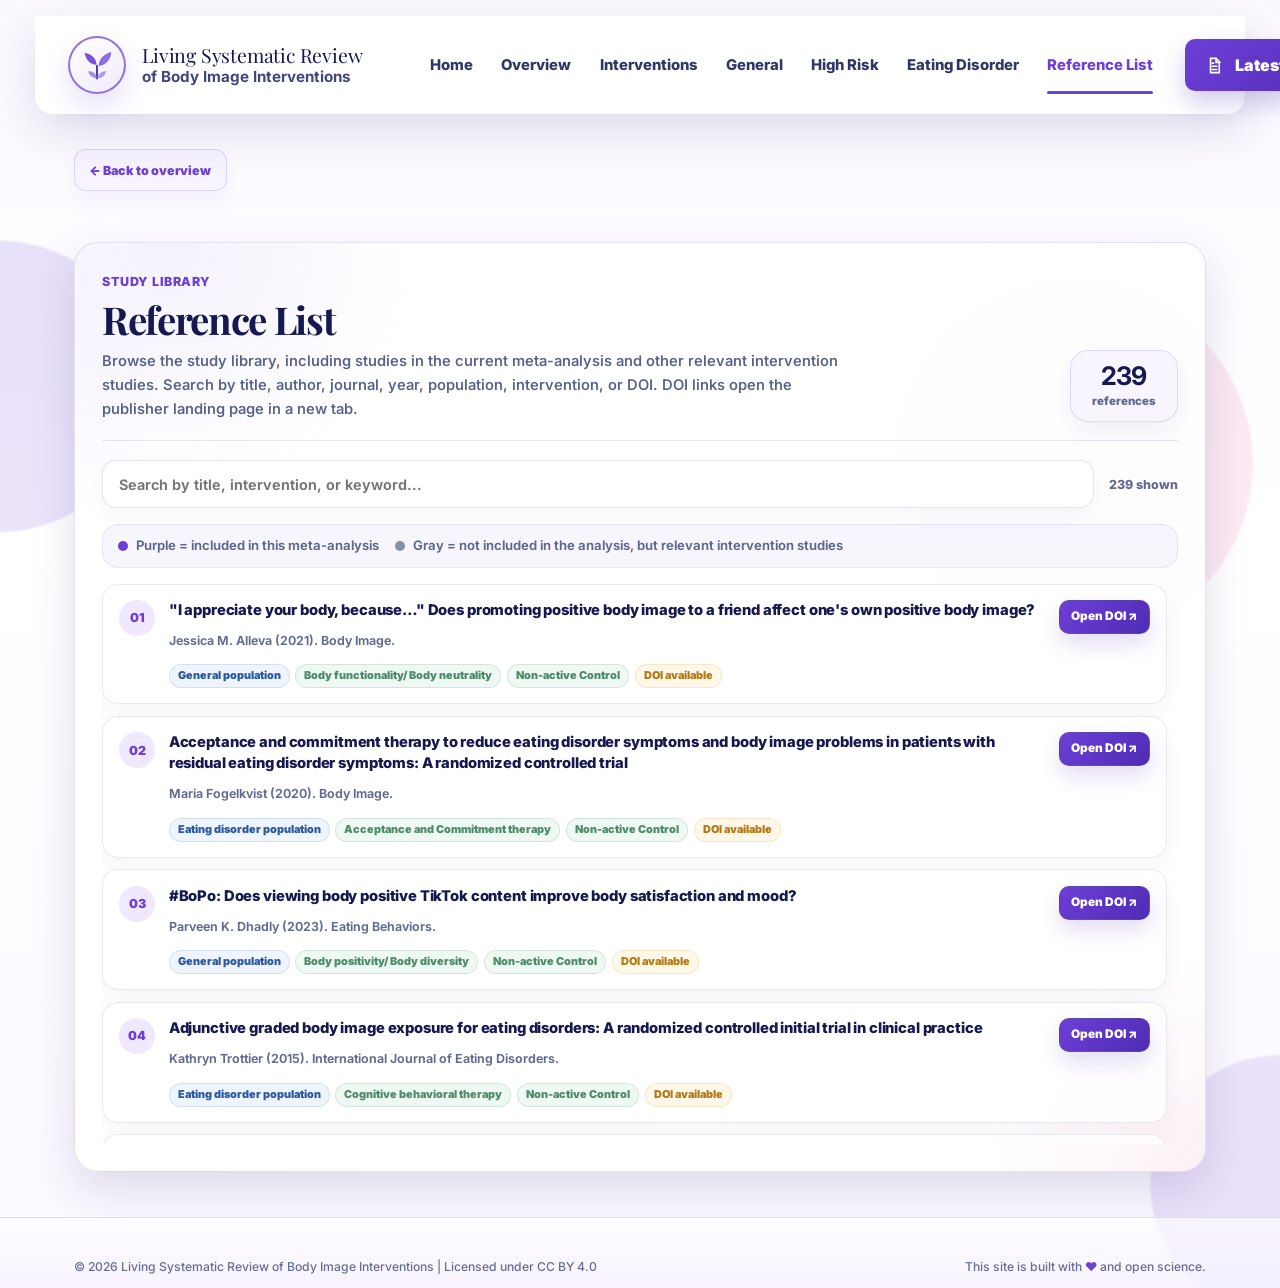
<file: references.html>
<!DOCTYPE html>
<html lang="en">
<head>
  <meta charset="UTF-8" />
  <meta name="viewport" content="width=device-width, initial-scale=1.0" />
  <title>Reference List | Living Systematic Review of Body Image Interventions</title>
  <meta name="description" content="Reference list for the living systematic review of body image interventions." />

  <link rel="preconnect" href="https://fonts.googleapis.com">
  <link rel="preconnect" href="https://fonts.gstatic.com" crossorigin>
  <link href="https://fonts.googleapis.com/css2?family=Inter:wght@400;500;600;700;800;900&family=Playfair+Display:wght@700;800&family=Special+Elite&display=swap" rel="stylesheet">
  <link rel="stylesheet" href="assets/style.css" />
</head>

<body class="references-page">
  <div class="page-shell">
    <header>
      <nav class="navbar" aria-label="Primary navigation">
        <a class="brand" href="index.html#cover" aria-label="Home">
          <span class="brand-mark" aria-hidden="true">
            <svg width="38" height="38" viewBox="0 0 48 48" fill="none">
              <path d="M24 41V25" stroke="#4E2CB4" stroke-width="2.4" stroke-linecap="round"/>
              <path d="M23.3 23.8C15.4 23.2 9.6 17.1 8.4 8.4C17.4 10.2 23.4 15.7 23.3 23.8Z" fill="#6D3FD6" opacity="0.9"/>
              <path d="M26 25.2C26.2 16.5 32.9 9.8 42 7.5C41.2 18.2 34.3 24.5 26 25.2Z" fill="#6D3FD6" opacity="0.76"/>
              <path d="M13 31.5C20 31.7 23.5 35.5 24 41C17.6 40.2 13.8 36.9 13 31.5Z" fill="#8F6BE8" opacity="0.75"/>
              <path d="M35.5 31.5C29.1 31.9 25.7 35.6 24 41C30.9 40.5 34.5 37 35.5 31.5Z" fill="#8F6BE8" opacity="0.68"/>
            </svg>
          </span>
          <span class="brand-title">Living Systematic Review <span>of Body Image Interventions</span></span>
        </a>

        <button class="hamburger" id="menuButton" aria-label="Open navigation menu" aria-expanded="false" aria-controls="navLinks">
          <svg width="24" height="24" viewBox="0 0 24 24" fill="none" aria-hidden="true">
            <path d="M4 7h16M4 12h16M4 17h16" stroke="currentColor" stroke-width="2" stroke-linecap="round"/>
          </svg>
        </button>

        <ul class="nav-links" id="navLinks">
          <li><a href="index.html#cover">Home</a></li>
          <li><a href="index.html#overview">Overview</a></li>
          <li><a href="index.html#interventions">Interventions</a></li>
          <li><a href="index.html#general-population">General</a></li>
          <li><a href="index.html#high-risk-population">High Risk</a></li>
          <li><a href="index.html#eating-disorder-population">Eating Disorder</a></li>
          <li><a href="references.html" class="active">Reference List</a></li>
        </ul>

        <a class="version-btn" href="index.html#overview">
          <svg width="19" height="19" viewBox="0 0 24 24" fill="none" aria-hidden="true">
            <path d="M7 3h7l4 4v14H7V3Z" stroke="currentColor" stroke-width="2"/>
            <path d="M14 3v5h5M9 13h6M9 17h6M9 9h2" stroke="currentColor" stroke-width="2" stroke-linecap="round"/>
          </svg>
          Latest Version
        </a>
      </nav>
    </header>

    <main>
      <div class="reference-page-intro">
        <a class="reference-back-home" href="index.html#overview">← Back to overview</a>
      </div>

      <section class="reference-section" id="reference-list" aria-labelledby="referenceListTitle">
        <div class="reference-card">
          <div class="reference-head">
            <div>
              <span class="population-kicker">Study library</span>
              <h2 id="referenceListTitle">Reference List</h2>
              <p>
                Browse the study library, including studies in the current meta-analysis and other relevant intervention studies. Search by title, author, journal, year, population, intervention, or DOI. DOI links open the publisher landing page in a new tab.
              </p>
            </div>
            <div class="reference-count-pill" aria-label="Number of references currently displayed">
              <div>
                <strong id="referenceTotal">0</strong>
                <span>references</span>
              </div>
            </div>
          </div>

          <div class="reference-toolbar">
            <label class="sr-only" for="referenceSearch">Search references</label>
            <input class="reference-search" id="referenceSearch" type="search" placeholder="Search by title, intervention, or keyword..." autocomplete="off" />
            <div class="reference-toolbar-meta"><span id="referenceShown">0</span> shown</div>
          </div>

          <div class="reference-legend" aria-label="Reference list legend">
            <span class="reference-legend-item">
              <span class="reference-legend-dot reference-legend-dot--purple" aria-hidden="true"></span>
              Purple = included in this meta-analysis
            </span>
            <span class="reference-legend-item">
              <span class="reference-legend-dot reference-legend-dot--gray" aria-hidden="true"></span>
              Gray = not included in the analysis, but relevant intervention studies
            </span>
          </div>

          <ol class="reference-list" id="referenceList" aria-label="Included study references"></ol>
          <div class="reference-empty" id="referenceEmpty">No matching references. Try another keyword.</div>
        </div>
      </section>
    </main>

    <footer>
      <div class="footer-inner">
        <div class="footer-bottom">
          <p>© 2026 Living Systematic Review of Body Image Interventions | Licensed under CC BY 4.0</p>
          <p>This site is built with <span class="heart">♥</span> and open science.</p>
        </div>
      </div>
    </footer>
  </div>

  <script src="data/references.js"></script>
  <script src="assets/references.js"></script>
</body>
</html>
</file>
<file: assets/style.css>
:root {
      --ink: #15194f;
      --text: #38406c;
      --muted: #6e7396;
      --purple: #6d3fd6;
      --purple-dark: #4e2cb4;
      --purple-soft: #efe8ff;
      --purple-softer: #f5f0ff;
      --pink-soft: #ffeaf4;
      --line: rgba(49, 38, 103, 0.12);
      --card: rgba(255, 255, 255, 0.88);
      --shadow: 0 18px 45px rgba(53, 37, 104, 0.14);
      --max: 1180px;
      --nav-height: 112px;
    }

    * {
      box-sizing: border-box;
      margin: 0;
      padding: 0;
    }

    html {
      scroll-behavior: smooth;
    }

    body {
      min-height: 100vh;
      font-family: "Inter", system-ui, -apple-system, BlinkMacSystemFont, "Segoe UI", sans-serif;
      color: var(--text);
      background:
        radial-gradient(circle at 0% 30%, rgba(130, 87, 226, 0.16) 0 9rem, transparent 9.2rem),
        radial-gradient(circle at 84% 36%, rgba(245, 160, 200, 0.22) 0 11rem, transparent 11.2rem),
        radial-gradient(circle at 100% 92%, rgba(130, 87, 226, 0.15) 0 8rem, transparent 8.2rem),
        linear-gradient(180deg, #fbf9ff 0%, #ffffff 43%, #fbf8ff 100%);
      overflow-x: hidden;
    }

    a {
      color: inherit;
      text-decoration: none;
    }

    .page-shell {
      position: relative;
      min-height: 100vh;
    }

    header {
      position: sticky;
      top: 0;
      z-index: 30;
      padding: 1rem clamp(1rem, 3vw, 2.2rem) 0;
    }

    .navbar {
      max-width: 1390px;
      margin: 0 auto;
      min-height: 98px;
      display: flex;
      align-items: center;
      justify-content: space-between;
      gap: 2rem;
      padding: 0 2rem;
      border: 1px solid rgba(255,255,255,0.7);
      border-radius: 0 0 18px 18px;
      background: rgba(255, 255, 255, 0.9);
      box-shadow: var(--shadow);
      backdrop-filter: blur(16px);
    }

    .brand {
      display: flex;
      align-items: center;
      gap: 1rem;
      min-width: 330px;
    }

    .brand-mark {
      width: 58px;
      height: 58px;
      display: grid;
      place-items: center;
      border: 2px solid rgba(109,63,214,0.72);
      border-radius: 50%;
      background: linear-gradient(145deg, #ffffff 0%, #f1eafe 100%);
      box-shadow: 0 12px 28px rgba(109,63,214,0.17);
      flex: 0 0 auto;
    }

    .brand-title {
      font-family: "Playfair Display", Georgia, serif;
      color: var(--ink);
      font-size: 1.22rem;
      line-height: 1.08;
      letter-spacing: -0.01em;
    }

    .brand-title span {
      display: block;
      margin-top: 0.15rem;
      font-size: 0.95rem;
      color: #40477c;
      font-family: "Inter", sans-serif;
      font-weight: 700;
      letter-spacing: 0;
    }

    .nav-links {
      display: flex;
      align-items: center;
      justify-content: center;
      gap: clamp(1rem, 2.2vw, 1.8rem);
      list-style: none;
      font-weight: 800;
      color: #303764;
      font-size: 0.93rem;
      white-space: nowrap;
    }

    .nav-links a {
      position: relative;
      display: inline-flex;
      padding: 0.5rem 0;
      transition: color 160ms ease;
    }

    .nav-links a:hover,
    .nav-links a.active {
      color: var(--purple);
    }

    .nav-links a.active::after,
    .nav-links a:hover::after {
      content: "";
      position: absolute;
      left: 0;
      right: 0;
      bottom: -0.72rem;
      height: 3px;
      border-radius: 999px;
      background: var(--purple);
    }

    .version-btn {
      display: inline-flex;
      align-items: center;
      justify-content: center;
      gap: 0.65rem;
      height: 52px;
      padding: 0 1.25rem;
      border-radius: 10px;
      background: linear-gradient(135deg, var(--purple) 0%, var(--purple-dark) 100%);
      color: white;
      font-weight: 900;
      box-shadow: 0 12px 25px rgba(78,44,180,0.24);
      transition: transform 160ms ease, box-shadow 160ms ease;
      white-space: nowrap;
    }

    .version-btn:hover {
      transform: translateY(-2px);
      box-shadow: 0 16px 30px rgba(78,44,180,0.28);
    }

    .hamburger {
      display: none;
      width: 44px;
      height: 44px;
      border: 1px solid var(--line);
      border-radius: 12px;
      background: white;
      color: var(--purple);
      cursor: pointer;
    }

    main {
      position: relative;
      z-index: 1;
      margin-top: -114px;
    }

    #overview,
    #interventions,
    #general-population,
    #high-risk-population,
    #eating-disorder-population,
    #reference-list {
      scroll-margin-top: 112px;
    }

    /* Cover */

    .cover-page {
      min-height: 100vh;
      display: flex;
      align-items: center;
      justify-content: center;
      padding: calc(var(--nav-height) + 34px) 1.5rem 4.4rem;
      position: relative;
      overflow: hidden;
      background:
        radial-gradient(circle at 9% 24%, rgba(130, 87, 226, 0.10) 0 10rem, transparent 10.2rem),
        radial-gradient(circle at 88% 72%, rgba(245, 160, 200, 0.13) 0 13rem, transparent 13.2rem),
        linear-gradient(180deg, #fbf9ff 0%, #ffffff 68%, #fbf8ff 100%);
    }

    .cover-board {
      width: min(1280px, 100%);
      aspect-ratio: 16 / 9;
      min-height: 620px;
      position: relative;
      overflow: hidden;
      border-radius: 28px;
      background:
        radial-gradient(circle at 9% 12%, rgba(233, 138, 164, 0.18), transparent 6rem),
        radial-gradient(circle at 91% 92%, rgba(125, 88, 206, 0.12), transparent 9rem),
        linear-gradient(180deg, rgba(255,255,255,0.94), rgba(255,253,250,0.92));
      border: 1px solid rgba(255, 255, 255, 0.88);
      box-shadow: 0 24px 70px rgba(53, 37, 104, 0.13);
      isolation: isolate;
    }

    .cover-board::before {
      content: "";
      position: absolute;
      inset: 0;
      pointer-events: none;
      opacity: 0.42;
      background-image:
        radial-gradient(rgba(60, 51, 87, 0.10) 0.8px, transparent 0.8px),
        linear-gradient(110deg, transparent 0 64%, rgba(137, 98, 220, 0.09) 64% 69%, transparent 69% 100%),
        linear-gradient(12deg, transparent 0 72%, rgba(235, 184, 197, 0.15) 72% 80%, transparent 80% 100%);
      background-size: 22px 22px, 100% 100%, 100% 100%;
      mix-blend-mode: multiply;
      z-index: -2;
    }

    .cover-board::after {
      content: "";
      position: absolute;
      left: -8%;
      right: -8%;
      bottom: -8%;
      height: 31%;
      background:
        linear-gradient(9deg, rgba(132, 91, 213, 0.14), rgba(255,255,255,0) 74%),
        linear-gradient(-8deg, rgba(232, 177, 195, 0.18), rgba(255,255,255,0) 62%);
      clip-path: polygon(0 37%, 18% 54%, 34% 41%, 51% 62%, 66% 45%, 83% 57%, 100% 37%, 100% 100%, 0 100%);
      z-index: -1;
    }

    .cover-title {
      position: absolute;
      top: 8.5%;
      left: 50%;
      transform: translateX(-50%);
      width: min(760px, 80%);
      text-align: center;
      font-family: "Special Elite", "Playfair Display", Georgia, serif;
      color: #312a53;
      font-size: clamp(2rem, 3.4vw, 3.7rem);
      line-height: 1.28;
      letter-spacing: 0.01em;
      z-index: 3;
    }

    .cover-title span {
      display: block;
    }

    .cover-title::after {
      content: "";
      display: block;
      width: 260px;
      height: 8px;
      margin: 1rem auto 0;
      border-radius: 999px;
      background: rgba(109, 63, 214, 0.20);
      transform: rotate(-1deg);
    }

    .body-figure-wrap {
      position: absolute;
      left: 50%;
      top: 54%;
      width: 34%;
      transform: translate(-50%, -50%);
      z-index: 4;
      padding: 1.2rem 1.1rem;
      border-radius: 28px;
      background: rgba(232, 222, 250, 0.24);
      box-shadow: 0 18px 50px rgba(53, 37, 104, 0.05);
      animation: floatCenter 8s ease-in-out infinite;
    }

    .body-figure-wrap svg {
      width: 100%;
      display: block;
      overflow: visible;
    }

    @keyframes floatCenter {
      0%, 100% {
        transform: translate(-50%, -50%) translateY(0);
      }
      50% {
        transform: translate(-50%, -50%) translateY(-6px);
      }
    }

    .cover-note {
      position: absolute;
      display: flex;
      align-items: center;
      gap: 0.72rem;
      min-height: 78px;
      padding: 1rem 1.2rem;
      border-radius: 9px 15px 11px 13px;
      color: #312a53;
      font-family: "Special Elite", "Courier New", monospace;
      font-size: clamp(0.86rem, 1.18vw, 1.08rem);
      line-height: 1.55;
      letter-spacing: 0.01em;
      text-decoration: none;
      box-shadow: 0 14px 28px rgba(53, 37, 104, 0.10);
      transform: rotate(var(--r));
      animation: floatTag var(--duration) ease-in-out infinite;
      animation-delay: var(--delay);
      transition: filter 0.24s ease, box-shadow 0.24s ease, background 0.24s ease;
      z-index: 5;
      will-change: transform;
    }

    .cover-note::before {
      content: "";
      position: absolute;
      top: -14px;
      left: 28%;
      width: 74px;
      height: 22px;
      border-radius: 4px;
      background: rgba(211, 191, 157, 0.58);
      transform: rotate(2deg);
      box-shadow: 0 2px 8px rgba(53, 37, 104, 0.07);
    }

    .cover-note:hover,
    .cover-note:focus-visible {
      filter: saturate(1.04) brightness(1.02);
      box-shadow: 0 18px 34px rgba(53, 37, 104, 0.18), 0 0 0 5px rgba(109, 63, 214, 0.08);
      outline: none;
    }

    .cover-note .note-icon {
      flex: 0 0 auto;
      font-size: 1.65rem;
      color: #6d3fd6;
      opacity: 0.76;
      line-height: 1;
    }

    .cover-note.lavender {
      background: rgba(232, 222, 250, 0.88);
      clip-path: polygon(0 8%, 8% 3%, 22% 5%, 36% 0, 51% 4%, 67% 1%, 82% 6%, 100% 3%, 98% 89%, 87% 94%, 70% 92%, 54% 99%, 38% 93%, 21% 97%, 6% 92%);
    }

    .cover-note.cream {
      background: rgba(247, 238, 224, 0.92);
      clip-path: polygon(1% 9%, 14% 4%, 28% 7%, 42% 2%, 58% 6%, 75% 3%, 100% 8%, 97% 88%, 82% 95%, 66% 91%, 48% 98%, 30% 94%, 12% 99%, 2% 91%);
    }

    .note-1 { left: 10%; top: 27%; width: 25%; --r: -3deg; --duration: 6.6s; --delay: -0.2s; }
    .note-2 { left: 8%; top: 46%; width: 25%; --r: -4deg; --duration: 7.4s; --delay: -1.1s; }
    .note-3 { left: 11%; top: 67%; width: 26%; --r: -2deg; --duration: 6.9s; --delay: -2.2s; }
    .note-4 { right: 10%; top: 25%; width: 25%; --r: 3deg; --duration: 7.2s; --delay: -0.8s; }
    .note-5 { right: 8%; top: 47%; width: 25%; --r: 4deg; --duration: 6.8s; --delay: -1.6s; }
    .note-6 { right: 10%; top: 68%; width: 24%; --r: 2deg; --duration: 7.6s; --delay: -2.7s; }

    @keyframes floatTag {
      0%, 100% {
        transform: translate3d(0, 0, 0) rotate(var(--r));
      }
      50% {
        transform: translate3d(0, -12px, 0) rotate(calc(var(--r) + 0.7deg));
      }
    }

    .scroll-hint {
      position: absolute;
      left: 50%;
      bottom: 1.05rem;
      transform: translateX(-50%);
      display: inline-flex;
      flex-direction: column;
      align-items: center;
      gap: 0.42rem;
      color: var(--purple);
      font-weight: 800;
      font-size: 0.82rem;
      text-align: center;
      z-index: 8;
    }

    .scroll-hint .arrow {
      width: 34px;
      height: 34px;
      display: grid;
      place-items: center;
      border-radius: 50%;
      background: rgba(255,255,255,0.85);
      border: 1px solid rgba(109,63,214,0.20);
      box-shadow: 0 10px 24px rgba(53, 37, 104, 0.12);
      font-size: 1.2rem;
      animation: bounce 1.6s infinite;
    }

    @keyframes bounce {
      0%, 20%, 50%, 80%, 100% {
        transform: translateY(0);
      }
      40% {
        transform: translateY(6px);
      }
      60% {
        transform: translateY(3px);
      }
    }

    /* Overview dashboard */

    .dashboard-hero {
      max-width: var(--max);
      margin: 0 auto;
      padding: 4.3rem 1.5rem 2.2rem;
    }

    .dashboard-card {
      width: 100%;
      border: 1px solid rgba(255,255,255,0.78);
      border-radius: 28px;
      background: rgba(255, 255, 255, 0.88);
      box-shadow: var(--shadow);
      backdrop-filter: blur(18px);
      overflow: hidden;
    }

    .dashboard-header {
      display: block;
      padding: 1.75rem 1.7rem 1.2rem;
      border-bottom: 1px solid rgba(49, 38, 103, 0.10);
    }

    .dashboard-header h1 {
      font-family: "Playfair Display", Georgia, serif;
      font-size: clamp(1.9rem, 3vw, 2.75rem);
      line-height: 1.05;
      letter-spacing: -0.035em;
      color: var(--ink);
    }

    .wide-stats-grid {
      display: grid;
      grid-template-columns: repeat(4, minmax(0, 1fr));
      gap: 1rem;
      padding: 1.2rem 1.7rem 1.05rem;
    }

    .wide-stat {
      min-height: 116px;
      display: flex;
      align-items: center;
      gap: 1rem;
      padding: 1.15rem;
      border: 1px solid var(--line);
      border-radius: 16px;
      background: rgba(255,255,255,0.72);
      box-shadow: 0 10px 26px rgba(53,37,104,0.05);
    }

    .wide-stat strong {
      display: block;
      color: var(--ink);
      font-size: clamp(1.35rem, 2vw, 1.9rem);
      line-height: 1;
      letter-spacing: -0.035em;
    }

    .wide-stat span:not(.icon-bubble) {
      display: block;
      margin-top: 0.38rem;
      color: #596088;
      font-size: 0.8rem;
      font-weight: 800;
      line-height: 1.25;
    }

    .icon-bubble {
      width: 52px;
      height: 52px;
      display: grid;
      place-items: center;
      border-radius: 50%;
      background: var(--purple-soft);
      color: var(--purple);
      flex: 0 0 auto;
    }

    .icon-bubble.pink {
      background: var(--pink-soft);
      color: #de5790;
    }

    .population-panel {
      margin: 0 1.7rem 1.5rem;
      padding: 1.1rem 1.2rem 1.25rem;
      border: 1px solid rgba(49, 38, 103, 0.10);
      border-radius: 18px;
      background: rgba(255,255,255,0.64);
    }

    .population-panel h2 {
      margin-bottom: 1rem;
      color: var(--ink);
      font-size: 1rem;
      letter-spacing: -0.01em;
    }

    .population-row {
      display: grid;
      grid-template-columns: 230px 1fr 72px;
      align-items: center;
      gap: 1rem;
      margin: 0.85rem 0;
      color: #4f5780;
      font-size: 0.86rem;
      font-weight: 800;
    }

    .population-row strong {
      text-align: right;
      color: var(--ink);
      font-size: 0.84rem;
      font-variant-numeric: tabular-nums;
    }

    .bar-track {
      height: 14px;
      border-radius: 999px;
      background: rgba(109, 63, 214, 0.10);
      overflow: hidden;
    }

    .bar-fill {
      height: 100%;
      width: var(--w);
      border-radius: inherit;
      background: linear-gradient(90deg, #6d3fd6, #8f6be8);
      box-shadow: 0 5px 14px rgba(109, 63, 214, 0.22);
    }

    .population-row:nth-of-type(4) .bar-fill {
      background: linear-gradient(90deg, #e35f9a, #ef9fc1);
    }

    /* Compact population cards */

    .overview-cards {
      max-width: var(--max);
      margin: 0 auto;
      padding: 0.2rem 1.5rem 2.4rem;
    }

    .population-card-grid {
      display: grid;
      grid-template-columns: repeat(3, minmax(0, 1fr));
      gap: 1rem;
    }

    .population-card {
      min-height: 0;
      display: flex;
      flex-direction: column;
      gap: 0.9rem;
      padding: 1.05rem 1.1rem 1rem;
      border: 1px solid var(--line);
      border-radius: 16px;
      background: rgba(255,255,255,0.9);
      box-shadow: 0 10px 28px rgba(53,37,104,0.06);
      backdrop-filter: blur(12px);
      text-decoration: none;
      color: inherit;
      transition: transform 160ms ease, box-shadow 160ms ease, border-color 160ms ease;
    }

    .population-card:hover {
      transform: translateY(-3px);
      border-color: rgba(109,63,214,0.28);
      box-shadow: 0 16px 34px rgba(53,37,104,0.10);
    }

    .population-card-top {
      display: grid;
      grid-template-columns: 74px 1fr;
      gap: 0.9rem;
      align-items: start;
    }

    .population-svg-icon {
      width: 64px;
      height: 64px;
      display: block;
      border-radius: 50%;
      flex: 0 0 auto;
      filter: drop-shadow(0 10px 18px rgba(109, 63, 214, 0.12));
    }

    .population-card-title {
      color: #161616;
      font-size: clamp(1.05rem, 1.9vw, 1.55rem);
      line-height: 1.02;
      font-weight: 750;
      letter-spacing: -0.035em;
      margin: 0;
      padding-top: 0.15rem;
      max-width: 230px;
    }

    .population-card-desc {
      color: #566089;
      font-size: 0.74rem;
      line-height: 1.55;
      font-weight: 650;
      margin: 0;
    }

    .population-card .card-link {
      margin-top: auto;
      display: inline-flex;
      align-items: center;
      gap: 0.5rem;
      color: var(--purple);
      font-size: 0.74rem;
      font-weight: 850;
    }

    /* Interventions */

    .evidence-board {
      max-width: var(--max);
      margin: 0 auto;
      padding: 0.1rem 1.5rem 2.2rem;
    }

    .evidence-panel {
      position: relative;
      border: 1px solid var(--line);
      border-radius: 22px;
      background:
        radial-gradient(circle at 8% 0%, rgba(109,63,214,0.07), transparent 16rem),
        radial-gradient(circle at 100% 100%, rgba(224,87,144,0.07), transparent 14rem),
        rgba(255,255,255,0.88);
      box-shadow: 0 16px 40px rgba(53,37,104,0.08);
      backdrop-filter: blur(12px);
      padding: 1.35rem 1.45rem 1.1rem;
      overflow: visible;
    }

    .evidence-panel-head {
      display: flex;
      align-items: center;
      justify-content: space-between;
      gap: 1rem;
      margin-bottom: 1rem;
    }

    .evidence-panel h2 {
      color: var(--ink);
      font-family: "Playfair Display", Georgia, serif;
      font-size: clamp(1.45rem, 2.3vw, 1.85rem);
      letter-spacing: -0.025em;
    }

    .evidence-link {
      display: inline-flex;
      align-items: center;
      gap: 0.45rem;
      color: var(--purple);
      font-size: 0.8rem;
      font-weight: 900;
      white-space: nowrap;
    }

    .intervention-grid {
      display: grid;
      grid-template-columns: repeat(4, minmax(0, 1fr));
      gap: 0.9rem;
    }

    .intervention-card {
      --accent: #6d3fd6;
      --accent-soft: rgba(243,237,255,0.78);
      --accent-line: rgba(109,63,214,0.24);

      min-height: 138px;
      width: 100%;
      appearance: none;
      border: 1px solid var(--accent-line);
      border-radius: 15px;
      background:
        linear-gradient(180deg, rgba(255,255,255,0.92), var(--accent-soft));
      color: var(--accent);
      cursor: pointer;
      font: inherit;
      display: flex;
      flex-direction: column;
      align-items: center;
      justify-content: space-between;
      text-align: center;
      padding: 0.92rem 0.7rem 0.78rem;
      box-shadow: 0 10px 24px rgba(53,37,104,0.045);
      transform: translateY(0) scale(1);
      transition: transform 180ms ease, box-shadow 180ms ease, border-color 180ms ease, filter 180ms ease;
      position: relative;
      overflow: hidden;
    }

    .intervention-card::after {
      content: "Click to flip";
      position: absolute;
      left: 50%;
      bottom: 0.48rem;
      transform: translateX(-50%) translateY(120%);
      padding: 0.24rem 0.55rem;
      border-radius: 999px;
      background: rgba(255,255,255,0.84);
      color: var(--accent);
      font-size: 0.58rem;
      font-weight: 900;
      letter-spacing: 0.02em;
      opacity: 0;
      transition: transform 180ms ease, opacity 180ms ease;
      box-shadow: 0 6px 18px rgba(53,37,104,0.08);
      white-space: nowrap;
    }

    .intervention-card:hover,
    .intervention-card:focus-visible {
      transform: translateY(-4px) scale(1.015);
      border-color: color-mix(in srgb, var(--accent) 54%, white);
      box-shadow: 0 18px 34px rgba(53,37,104,0.12);
      outline: none;
    }

    .intervention-card:hover::after,
    .intervention-card:focus-visible::after {
      opacity: 1;
      transform: translateX(-50%) translateY(0);
    }

    .intervention-card.gold,
    .intervention-fly-card.gold {
      --accent: #c9942d;
      --accent-soft: rgba(255,247,229,0.84);
      --accent-line: rgba(204,151,44,0.32);
    }

    .intervention-card.blue,
    .intervention-fly-card.blue {
      --accent: #2c5aa0;
      --accent-soft: rgba(235,243,255,0.82);
      --accent-line: rgba(44,90,160,0.30);
    }

    .intervention-card.purple,
    .intervention-fly-card.purple {
      --accent: #6d3fd6;
      --accent-soft: rgba(243,237,255,0.84);
      --accent-line: rgba(109,63,214,0.30);
    }

    .intervention-card.pink,
    .intervention-fly-card.pink {
      --accent: #df5790;
      --accent-soft: rgba(255,239,247,0.84);
      --accent-line: rgba(224,87,144,0.30);
    }

    .intervention-card.red,
    .intervention-fly-card.red {
      --accent: #d8554d;
      --accent-soft: rgba(255,240,237,0.84);
      --accent-line: rgba(219,88,76,0.30);
    }

    .intervention-card.teal,
    .intervention-fly-card.teal {
      --accent: #2f8f83;
      --accent-soft: rgba(232,248,245,0.84);
      --accent-line: rgba(47,143,131,0.30);
    }

    .intervention-card.green,
    .intervention-fly-card.green {
      --accent: #4f8c6b;
      --accent-soft: rgba(236,248,241,0.84);
      --accent-line: rgba(79,140,107,0.30);
    }

    .intervention-card.orange,
    .intervention-fly-card.orange {
      --accent: #d07a2d;
      --accent-soft: rgba(255,244,232,0.86);
      --accent-line: rgba(208,122,45,0.30);
    }

    .intervention-card.slate,
    .intervention-fly-card.slate {
      --accent: #596088;
      --accent-soft: rgba(241,243,249,0.88);
      --accent-line: rgba(89,96,136,0.30);
    }

    .intervention-card svg {
      width: 32px;
      height: 32px;
      margin-bottom: 0.35rem;
      color: var(--accent);
      filter: drop-shadow(0 8px 16px rgba(53,37,104,0.10));
    }

    .intervention-card .code {
      display: block;
      color: var(--accent);
      font-weight: 950;
      font-size: 1rem;
      letter-spacing: 0.01em;
      margin-bottom: 0.42rem;
    }

    .intervention-card .name {
      color: var(--ink);
      font-size: 0.65rem;
      line-height: 1.28;
      font-weight: 850;
      min-height: 2.55rem;
      display: flex;
      align-items: center;
      justify-content: center;
    }

    .intervention-card .study-count {
      color: var(--accent);
      font-size: 0.72rem;
      font-weight: 950;
      margin-top: 0.45rem;
      margin-bottom: 0.15rem;
    }

    .evidence-note {
      display: flex;
      align-items: center;
      gap: 0.45rem;
      margin-top: 0.9rem;
      color: #6e7396;
      font-size: 0.74rem;
      line-height: 1.5;
      font-weight: 650;
    }

    .modal-open {
      overflow: hidden;
    }

    .intervention-modal[hidden] {
      display: none;
    }

    .intervention-modal {
      position: fixed;
      inset: 0;
      z-index: 120;
      display: grid;
      place-items: center;
      padding: 1.25rem;
      overflow-y: auto;
      overscroll-behavior: contain;
    }

    .intervention-modal-backdrop {
      position: absolute;
      inset: 0;
      border: 0;
      background:
        radial-gradient(circle at 50% 48%, rgba(255,255,255,0.18), transparent 17rem),
        rgba(21,25,79,0.44);
      backdrop-filter: blur(12px);
      cursor: pointer;
      opacity: 0;
      transition: opacity 260ms ease;
    }

    .intervention-modal.is-open .intervention-modal-backdrop {
      opacity: 1;
    }

    .intervention-fly-card {
      --start-x: 0px;
      --start-y: 0px;
      --start-scale: 0.42;

      position: fixed;
      left: 50%;
      top: 50%;
      width: min(460px, calc(100vw - 2rem));
      height: min(620px, calc(100vh - 2rem));
      perspective: 1200px;
      opacity: 0;
      transform:
        translate(calc(-50% + var(--start-x)), calc(-50% + var(--start-y)))
        scale(var(--start-scale));
      transform-origin: center;
      will-change: transform, opacity;
    }

    .intervention-modal.is-open .intervention-fly-card {
      animation: cardFlyIn 420ms cubic-bezier(.2,.82,.2,1) forwards;
    }

    @keyframes cardFlyIn {
      0% {
        opacity: 0.15;
        transform:
          translate(calc(-50% + var(--start-x)), calc(-50% + var(--start-y)))
          scale(var(--start-scale));
      }

      100% {
        opacity: 1;
        transform: translate(-50%, -50%) scale(1);
      }
    }

    .intervention-flip-card {
      position: relative;
      width: 100%;
      height: 100%;
      transform-style: preserve-3d;
      transition: transform 760ms cubic-bezier(.2,.82,.2,1);
    }

    .intervention-modal.is-flipped .intervention-flip-card {
      transform: rotateY(180deg);
    }

    .intervention-modal-face {
      position: absolute;
      inset: 0;
      display: flex;
      flex-direction: column;
      align-items: center;
      justify-content: center;
      gap: 0.95rem;
      padding: 2.1rem;
      border: 1px solid var(--accent-line);
      border-radius: 28px;
      background:
        radial-gradient(circle at 18% 14%, rgba(255,255,255,0.82), transparent 8rem),
        linear-gradient(180deg, rgba(255,255,255,0.96), var(--accent-soft));
      color: var(--accent);
      box-shadow: 0 30px 80px rgba(20,18,64,0.30);
      backface-visibility: hidden;
      overflow: hidden;
    }

    .intervention-modal-face::before {
      content: "";
      position: absolute;
      inset: 1rem;
      border: 1px solid rgba(255,255,255,0.72);
      border-radius: 22px;
      pointer-events: none;
    }

    .intervention-modal-front svg {
      width: 76px;
      height: 76px;
      color: var(--accent);
      filter: drop-shadow(0 16px 26px rgba(53,37,104,0.13));
    }

    .modal-code {
      color: var(--accent);
      font-size: clamp(2.35rem, 7vw, 3.25rem);
      line-height: 0.95;
      font-weight: 950;
      letter-spacing: -0.045em;
    }

    .modal-name {
      max-width: 320px;
      color: var(--ink);
      text-align: center;
      font-size: clamp(1.08rem, 4.5vw, 1.35rem);
      line-height: 1.25;
      font-weight: 900;
      letter-spacing: -0.02em;
    }

    .modal-count {
      color: var(--accent);
      font-size: 1.02rem;
      font-weight: 950;
    }

    .modal-tap-hint {
      position: absolute;
      bottom: 1.3rem;
      left: 50%;
      transform: translateX(-50%);
      padding: 0.45rem 0.8rem;
      border-radius: 999px;
      background: rgba(255,255,255,0.74);
      color: #667096;
      font-size: 0.7rem;
      font-weight: 850;
      white-space: nowrap;
    }

    .intervention-modal-back {
      align-items: stretch;
      justify-content: flex-start;
      transform: rotateY(180deg);
      color: var(--text);
      text-align: left;
      overflow: hidden;
      padding: 0;
    }

    .modal-scroll-content {
      position: relative;
      z-index: 2;
      height: 100%;
      max-height: 100%;
      overflow-y: auto;
      overflow-x: hidden;
      -webkit-overflow-scrolling: touch;
      overscroll-behavior: contain;
      touch-action: pan-y;
      scrollbar-gutter: stable;
      display: flex;
      flex-direction: column;
      gap: 0.8rem;
      padding: 2.1rem 1.75rem 1.35rem 2.1rem;
    }

    .modal-scroll-content::-webkit-scrollbar {
      width: 8px;
    }

    .modal-scroll-content::-webkit-scrollbar-track {
      background: rgba(109,63,214,0.08);
      border-radius: 999px;
      margin: 1.4rem 0;
    }

    .modal-scroll-content::-webkit-scrollbar-thumb {
      background: color-mix(in srgb, var(--accent) 48%, white);
      border-radius: 999px;
    }

    .modal-back-kicker {
      color: var(--accent);
      font-size: 0.72rem;
      font-weight: 950;
      letter-spacing: 0.08em;
      text-transform: uppercase;
    }

    .intervention-modal-back h3 {
      color: var(--ink);
      font-family: "Playfair Display", Georgia, serif;
      font-size: clamp(1.55rem, 6vw, 2.2rem);
      line-height: 1.02;
      letter-spacing: -0.04em;
    }

    .intervention-modal-back p {
      color: #4f5780;
      font-size: 0.9rem;
      line-height: 1.62;
      font-weight: 600;
    }

    .modal-info-grid {
      display: grid;
      gap: 0.75rem;
      margin-top: 0.2rem;
    }

    .modal-info-box {
      padding: 0.85rem 0.9rem;
      border-radius: 16px;
      border: 1px solid rgba(49,38,103,0.10);
      background: rgba(255,255,255,0.62);
    }

    .modal-info-box strong {
      display: block;
      margin-bottom: 0.3rem;
      color: var(--accent);
      font-size: 0.72rem;
      font-weight: 950;
      letter-spacing: 0.04em;
      text-transform: uppercase;
    }

    .modal-info-box span {
      color: #4f5780;
      font-size: 0.82rem;
      line-height: 1.5;
      font-weight: 650;
    }

    .modal-pop-link {
      margin-top: 0.2rem;
      display: inline-flex;
      align-items: center;
      justify-content: center;
      min-height: 42px;
      padding: 0 1rem;
      border-radius: 12px;
      background: linear-gradient(135deg, var(--accent), color-mix(in srgb, var(--accent) 72%, #15194f));
      color: white;
      font-size: 0.78rem;
      font-weight: 950;
      box-shadow: 0 12px 26px rgba(53,37,104,0.16);
    }

    .modal-close {
      position: absolute;
      right: 1rem;
      top: 1rem;
      z-index: 3;
      width: 38px;
      height: 38px;
      display: grid;
      place-items: center;
      border: 1px solid rgba(49,38,103,0.10);
      border-radius: 999px;
      background: rgba(255,255,255,0.82);
      color: var(--accent);
      font-size: 1.35rem;
      line-height: 1;
      font-weight: 900;
      cursor: pointer;
      transition: transform 160ms ease, box-shadow 160ms ease;
    }

    .modal-close:hover,
    .modal-close:focus-visible {
      transform: scale(1.06);
      box-shadow: 0 10px 24px rgba(53,37,104,0.12);
      outline: none;
    }

    @media (prefers-reduced-motion: reduce) {
      .intervention-modal.is-open .intervention-fly-card {
        animation: none;
        opacity: 1;
        transform: translate(-50%, -50%) scale(1);
      }

      .intervention-flip-card {
        transition: none;
      }
    }

    @media (max-height: 680px) {
      .intervention-fly-card {
        height: calc(100vh - 1.25rem);
      }

      .intervention-modal-face {
        padding: 1.55rem;
      }

      .intervention-modal-back {
        padding: 0;
      }

      .modal-scroll-content {
        padding: 1.55rem 1.35rem 1.2rem 1.55rem;
      }

      .intervention-modal-back h3 {
        font-size: clamp(1.35rem, 5vw, 1.85rem);
      }

      .intervention-modal-back p {
        font-size: 0.84rem;
        line-height: 1.55;
      }
    }



    /* Reference list */

    .wide-stat.stat-link {
      position: relative;
      color: inherit;
      text-decoration: none;
      cursor: pointer;
      transition: transform 160ms ease, box-shadow 160ms ease, border-color 160ms ease, background 160ms ease;
    }

    .wide-stat.stat-link:hover,
    .wide-stat.stat-link:focus-visible {
      transform: translateY(-3px);
      border-color: rgba(109,63,214,0.32);
      box-shadow: 0 16px 34px rgba(53,37,104,0.12);
      background: rgba(255,255,255,0.9);
      outline: none;
    }

    .stat-action {
      display: inline-flex;
      margin-top: 0.5rem;
      color: var(--purple);
      font-size: 0.72rem;
      line-height: 1.2;
      font-style: normal;
      font-weight: 900;
    }

    .reference-section {
      max-width: var(--max);
      margin: 0 auto;
      padding: 2.4rem 1.5rem 2.6rem;
    }

    .reference-card {
      border: 1px solid var(--line);
      border-radius: 24px;
      background:
        radial-gradient(circle at 8% 0%, rgba(109,63,214,0.07), transparent 16rem),
        radial-gradient(circle at 100% 100%, rgba(224,87,144,0.07), transparent 14rem),
        rgba(255,255,255,0.9);
      box-shadow: var(--shadow);
      backdrop-filter: blur(16px);
      padding: 1.7rem;
    }

    .reference-head {
      display: grid;
      grid-template-columns: 1fr auto;
      gap: 1rem;
      align-items: end;
      margin-bottom: 1.2rem;
      border-bottom: 1px solid rgba(49,38,103,0.10);
      padding-bottom: 1.15rem;
    }

    .reference-head h2 {
      color: var(--ink);
      font-family: "Playfair Display", Georgia, serif;
      font-size: clamp(1.8rem, 3vw, 2.7rem);
      line-height: 1.04;
      letter-spacing: -0.035em;
      margin-bottom: 0.55rem;
    }

    .reference-head p {
      max-width: 760px;
      color: #566089;
      font-size: 0.92rem;
      line-height: 1.65;
      font-weight: 560;
    }

    .reference-count-pill {
      min-width: 108px;
      min-height: 72px;
      display: grid;
      place-items: center;
      padding: 0.75rem 1rem;
      border: 1px solid rgba(109,63,214,0.16);
      border-radius: 18px;
      background: rgba(245,240,255,0.68);
      color: var(--purple);
      text-align: center;
      box-shadow: 0 10px 24px rgba(53,37,104,0.06);
    }

    .reference-count-pill strong {
      display: block;
      color: var(--ink);
      font-size: 1.6rem;
      line-height: 1;
      letter-spacing: -0.04em;
    }

    .reference-count-pill span {
      display: block;
      margin-top: 0.35rem;
      color: #626991;
      font-size: 0.72rem;
      font-weight: 850;
    }

    .reference-toolbar {
      display: grid;
      grid-template-columns: minmax(240px, 1fr) auto;
      gap: 0.9rem;
      align-items: center;
      margin-bottom: 1rem;
    }

    .reference-search {
      width: 100%;
      min-height: 48px;
      border: 1px solid rgba(49,38,103,0.12);
      border-radius: 14px;
      padding: 0 1rem;
      background: rgba(255,255,255,0.86);
      color: var(--ink);
      font: inherit;
      font-size: 0.9rem;
      font-weight: 650;
      outline: none;
      box-shadow: 0 10px 22px rgba(53,37,104,0.04);
      transition: border-color 160ms ease, box-shadow 160ms ease;
    }

    .reference-search:focus {
      border-color: rgba(109,63,214,0.38);
      box-shadow: 0 0 0 5px rgba(109,63,214,0.08), 0 10px 22px rgba(53,37,104,0.05);
    }

    .reference-toolbar-meta {
      color: #626991;
      font-size: 0.78rem;
      font-weight: 800;
      white-space: nowrap;
    }

    .reference-list {
      list-style: none;
      display: grid;
      gap: 0.72rem;
      margin: 0;
      padding: 0;
      max-height: 560px;
      overflow-y: auto;
      scrollbar-gutter: stable;
      padding-right: 0.2rem;
    }

    .reference-list::-webkit-scrollbar {
      width: 8px;
    }

    .reference-list::-webkit-scrollbar-track {
      background: rgba(109,63,214,0.08);
      border-radius: 999px;
    }

    .reference-list::-webkit-scrollbar-thumb {
      background: rgba(109,63,214,0.34);
      border-radius: 999px;
    }

    .reference-item {
      display: block;
    }

    .reference-link {
      display: grid;
      grid-template-columns: auto 1fr auto;
      gap: 0.85rem;
      align-items: center;
      min-height: 72px;
      padding: 0.95rem 1rem;
      border: 1px solid rgba(49,38,103,0.10);
      border-radius: 16px;
      background: rgba(255,255,255,0.72);
      color: inherit;
      text-decoration: none;
      box-shadow: 0 10px 24px rgba(53,37,104,0.045);
      transition: transform 160ms ease, box-shadow 160ms ease, border-color 160ms ease, background 160ms ease;
    }

    .reference-link:hover,
    .reference-link:focus-visible {
      transform: translateY(-2px);
      border-color: rgba(109,63,214,0.28);
      background: rgba(255,255,255,0.92);
      box-shadow: 0 14px 30px rgba(53,37,104,0.09);
      outline: none;
    }

    .reference-number {
      width: 36px;
      height: 36px;
      display: grid;
      place-items: center;
      border-radius: 999px;
      background: var(--purple-soft);
      color: var(--purple);
      font-size: 0.78rem;
      font-weight: 950;
    }

    .reference-title {
      color: var(--ink);
      font-size: 0.92rem;
      line-height: 1.42;
      font-weight: 780;
      letter-spacing: -0.01em;
    }

    .reference-arrow {
      color: var(--purple);
      font-size: 1.15rem;
      font-weight: 900;
    }


    .reference-link {
      align-items: flex-start;
    }

    .reference-list-text {
      min-width: 0;
      display: block;
    }

    .reference-title-main {
      display: block;
      color: var(--ink);
      font-size: 0.92rem;
      line-height: 1.42;
      font-weight: 780;
      letter-spacing: -0.01em;
    }

    .reference-meta-line {
      display: block;
      margin-top: 0.32rem;
      color: #626991;
      font-size: 0.74rem;
      line-height: 1.35;
      font-weight: 720;
    }

    .reference-chip-row,
    .reference-detail-tags {
      display: flex;
      flex-wrap: wrap;
      gap: 0.35rem;
      margin-top: 0.52rem;
    }

    .reference-chip {
      display: inline-flex;
      align-items: center;
      min-height: 24px;
      padding: 0.22rem 0.52rem;
      border-radius: 999px;
      border: 1px solid rgba(109,63,214,0.16);
      background: rgba(245,240,255,0.72);
      color: var(--purple);
      font-size: 0.68rem;
      line-height: 1;
      font-weight: 900;
      white-space: nowrap;
    }

    .reference-chip.population {
      background: rgba(255,234,244,0.72);
      border-color: rgba(224,87,144,0.18);
      color: #c84982;
    }

    .reference-chip.intervention {
      background: rgba(239,232,255,0.82);
      border-color: rgba(109,63,214,0.18);
      color: #5f35c4;
    }

    .reference-chip.doi {
      background: rgba(229,245,235,0.86);
      border-color: rgba(79,140,107,0.18);
      color: #3d7d5d;
    }

    .reference-chip.doi-missing {
      background: rgba(241,243,249,0.9);
      border-color: rgba(89,96,136,0.18);
      color: #6e7396;
    }

    .reference-citation {
      color: #4f5780 !important;
      font-size: 0.86rem !important;
      line-height: 1.6 !important;
      font-weight: 650 !important;
    }

    .reference-detail-doi a {
      display: inline-flex;
      align-items: center;
      min-height: 34px;
      padding: 0 0.8rem;
      border-radius: 999px;
      background: rgba(245,240,255,0.82);
      color: var(--purple);
      font-size: 0.78rem;
      font-weight: 900;
      box-shadow: 0 8px 18px rgba(53,37,104,0.06);
    }

    .reference-detail-doi {
      margin-top: 0.65rem;
    }



    .reference-title-link {
      text-decoration: none;
      color: var(--ink);
      transition: color 160ms ease;
    }

    .reference-title-link:hover,
    .reference-title-link:focus-visible {
      color: var(--purple);
      outline: none;
    }

    .reference-actions {
      display: flex;
      flex-direction: column;
      align-items: flex-end;
      gap: 0.45rem;
      min-width: 96px;
    }

    .reference-detail-link,
    .reference-doi-button {
      display: inline-flex;
      align-items: center;
      justify-content: center;
      min-height: 30px;
      padding: 0 0.72rem;
      border-radius: 999px;
      font-size: 0.72rem;
      line-height: 1;
      font-weight: 950;
      text-decoration: none;
      white-space: nowrap;
      transition: transform 160ms ease, box-shadow 160ms ease, border-color 160ms ease, background 160ms ease;
    }

    .reference-detail-link {
      border: 1px solid rgba(109,63,214,0.16);
      background: rgba(245,240,255,0.76);
      color: var(--purple);
    }

    .reference-doi-button {
      border: 1px solid rgba(79,140,107,0.20);
      background: rgba(229,245,235,0.88);
      color: #3d7d5d;
    }

    .reference-detail-link:hover,
    .reference-detail-link:focus-visible,
    .reference-doi-button:hover,
    .reference-doi-button:focus-visible,
    .reference-detail-doi a:hover,
    .reference-detail-doi a:focus-visible {
      transform: translateY(-1px);
      box-shadow: 0 10px 22px rgba(53,37,104,0.10);
      outline: none;
    }

    @media (max-width: 720px) {
      .reference-actions {
        align-items: flex-start;
        flex-direction: row;
        flex-wrap: wrap;
        min-width: 0;
      }
    }


    .reference-empty {
      display: none;
      margin-top: 0.9rem;
      padding: 1.1rem;
      border: 1px dashed rgba(109,63,214,0.28);
      border-radius: 16px;
      background: rgba(245,240,255,0.5);
      color: #626991;
      font-size: 0.86rem;
      font-weight: 700;
      text-align: center;
    }

    .reference-details {
      margin-top: 1.35rem;
      display: grid;
      gap: 0.85rem;
    }

    .reference-detail {
      scroll-margin-top: 128px;
      padding: 1.05rem 1.1rem;
      border: 1px solid rgba(49,38,103,0.10);
      border-radius: 16px;
      background: rgba(255,255,255,0.7);
    }

    .reference-detail h3 {
      color: var(--ink);
      font-size: 1rem;
      line-height: 1.42;
      margin-bottom: 0.45rem;
      letter-spacing: -0.01em;
    }

    .reference-detail p {
      color: #626991;
      font-size: 0.82rem;
      line-height: 1.55;
      font-weight: 600;
    }

    .reference-detail a {
      display: inline-flex;
      margin-top: 0.6rem;
      color: var(--purple);
      font-size: 0.78rem;
      font-weight: 900;
    }


    /* Population result pages */

    .population-detail-section {
      max-width: var(--max);
      margin: 0 auto;
      padding: 2.4rem 1.5rem 2.4rem;
    }

    .population-detail-card {
      border: 1px solid var(--line);
      border-radius: 24px;
      background: rgba(255,255,255,0.88);
      box-shadow: var(--shadow);
      backdrop-filter: blur(16px);
      padding: 1.7rem;
    }

    .population-detail-header {
      display: grid;
      grid-template-columns: auto 1fr;
      gap: 1.2rem;
      align-items: center;
      margin-bottom: 1.35rem;
    }

    .population-detail-header .population-svg-icon {
      width: 82px;
      height: 82px;
      margin: 0;
    }

    .population-kicker {
      display: inline-flex;
      margin-bottom: 0.65rem;
      color: var(--purple);
      font-size: 0.78rem;
      font-weight: 850;
      letter-spacing: 0.04em;
      text-transform: uppercase;
    }

    .population-detail-header h2 {
      font-family: "Playfair Display", Georgia, serif;
      color: var(--ink);
      font-size: clamp(1.8rem, 3vw, 2.7rem);
      line-height: 1.05;
      letter-spacing: -0.035em;
      margin-bottom: 0.65rem;
    }

    .population-detail-header p {
      max-width: 860px;
      color: #566089;
      font-size: 0.98rem;
      line-height: 1.7;
      font-weight: 550;
    }

    .result-grid {
      display: grid;
      grid-template-columns: repeat(3, minmax(0, 1fr));
      gap: 1rem;
    }

    .result-card {
      min-height: 175px;
      padding: 1.15rem;
      border: 1px solid rgba(49,38,103,0.10);
      border-radius: 16px;
      background: rgba(255,255,255,0.72);
      box-shadow: 0 10px 26px rgba(53,37,104,0.05);
    }

    .result-card h3 {
      color: var(--ink);
      font-size: 1rem;
      margin-bottom: 0.65rem;
    }

    .result-card p {
      color: #596088;
      font-size: 0.84rem;
      line-height: 1.6;
      font-weight: 550;
    }

    .placeholder-box {
      margin-top: 1rem;
      min-height: 180px;
      display: grid;
      place-items: center;
      text-align: center;
      padding: 1.2rem;
      border: 1px dashed rgba(109,63,214,0.35);
      border-radius: 16px;
      background: rgba(245,240,255,0.45);
      color: #626991;
      font-size: 0.86rem;
      line-height: 1.6;
      font-weight: 650;
    }


/* ===== Population result figures ===== */
.result-card--figure {
  display: flex;
  flex-direction: column;
}

.result-card--figure p {
  margin-bottom: 0.9rem;
}

.figure-box {
  width: 100%;
  height: 300px;
  margin-top: auto;
  border: 1px dashed rgba(124, 92, 255, 0.35);
  border-radius: 18px;
  background: #fbf9ff;
  display: flex;
  align-items: center;
  justify-content: center;
  overflow: hidden;
  padding: 10px;
}

.figure-box img {
  width: 100%;
  height: 100%;
  object-fit: contain;
  display: block;
}

@media (max-width: 980px) {
  .figure-box {
    height: 320px;
  }
}

@media (max-width: 640px) {
  .figure-box {
    height: 260px;
  }
}

    footer {
      position: relative;
      z-index: 1;
      margin-top: 0.25rem;
      border-top: 1px solid rgba(49,38,103,0.10);
      background: linear-gradient(180deg, rgba(255,255,255,0.66), rgba(247,242,255,0.82));
    }

    .footer-inner {
      max-width: var(--max);
      margin: 0 auto;
      padding: 1.65rem 1.5rem 0.9rem;
    }

    .footer-bottom {
      display: flex;
      justify-content: space-between;
      gap: 1rem;
      flex-wrap: wrap;
      padding-top: 0.9rem;
      color: #666d93;
      font-size: 0.76rem;
      font-weight: 500;
    }

    .heart {
      color: var(--purple);
      font-weight: 900;
    }

    .sr-only {
      position: absolute;
      width: 1px;
      height: 1px;
      padding: 0;
      margin: -1px;
      overflow: hidden;
      clip: rect(0,0,0,0);
      white-space: nowrap;
      border: 0;
    }

    @media (prefers-reduced-motion: reduce) {
      html {
        scroll-behavior: auto;
      }

      .cover-note,
      .body-figure-wrap,
      .scroll-hint .arrow {
        animation: none !important;
      }
    }

    @media (max-width: 1180px) {
      .navbar {
        gap: 1.2rem;
      }

      .nav-links {
        gap: 1rem;
        font-size: 0.86rem;
      }

      .brand {
        min-width: 290px;
      }
    }

    @media (max-width: 1100px) {
      .navbar {
        height: auto;
        min-height: 86px;
      }

      .nav-links {
        display: none;
        position: absolute;
        top: 105px;
        right: 2rem;
        width: min(300px, calc(100vw - 3rem));
        flex-direction: column;
        align-items: stretch;
        gap: 0;
        padding: 0.7rem;
        border: 1px solid var(--line);
        border-radius: 16px;
        background: rgba(255,255,255,0.96);
        box-shadow: var(--shadow);
      }

      .nav-links.open {
        display: flex;
      }

      .nav-links a {
        padding: 0.9rem 1rem;
        border-radius: 10px;
      }

      .nav-links a.active::after,
      .nav-links a:hover::after {
        display: none;
      }

      .hamburger {
        display: inline-grid;
        place-items: center;
      }

      .brand {
        min-width: auto;
      }

      .version-btn {
        display: none;
      }

      .wide-stats-grid,
      .population-card-grid,
      .result-grid {
        grid-template-columns: 1fr;
      }

      .intervention-grid {
        grid-template-columns: repeat(3, minmax(0, 1fr));
      }

      .population-card {
        padding: 1rem;
      }

      .population-card-top {
        grid-template-columns: 66px 1fr;
        gap: 0.8rem;
      }

      .population-svg-icon {
        width: 58px;
        height: 58px;
      }

      .population-card-title {
        font-size: 1.45rem;
        max-width: none;
      }
    }

    @media (max-width: 720px) {
      :root {
        --nav-height: 88px;
      }

      header {
        padding: 0.7rem 0.7rem 0;
      }

      .navbar {
        padding: 0.8rem 1rem;
        border-radius: 0 0 16px 16px;
      }

      .brand-mark {
        width: 48px;
        height: 48px;
      }

      .brand-title {
        font-size: 1rem;
      }

      .brand-title span {
        font-size: 0.78rem;
      }

      main {
        margin-top: -98px;
      }

      .cover-page {
        min-height: 100vh;
        padding: 112px 0.9rem 3.7rem;
      }

      .cover-board {
        min-height: 650px;
        border-radius: 18px;
      }

      .cover-title {
        width: 90%;
        font-size: clamp(1.6rem, 9vw, 2.7rem);
      }

      .body-figure-wrap {
        width: 58%;
        top: 52%;
      }

      .cover-note {
        width: 40%;
        font-size: 0.7rem;
        padding: 0.75rem;
      }

      .note-1 { left: 5%; top: 25%; }
      .note-2 { left: 5%; top: 43%; }
      .note-3 { left: 5%; top: 62%; }
      .note-4 { right: 5%; top: 25%; }
      .note-5 { right: 5%; top: 43%; }
      .note-6 { right: 5%; top: 62%; }

      .dashboard-hero,
      .overview-cards,
      .evidence-board,
      .population-detail-section,
      .reference-section {
        padding-left: 1rem;
        padding-right: 1rem;
      }

      .population-row {
        grid-template-columns: 1fr;
        gap: 0.4rem;
      }

      .intervention-grid {
        grid-template-columns: repeat(2, minmax(0, 1fr));
      }

      .population-detail-header {
        grid-template-columns: 1fr;
      }

      .reference-head,
      .reference-toolbar,
      .reference-link {
        grid-template-columns: 1fr;
      }

      .reference-count-pill {
        width: 100%;
      }

      .reference-link {
        gap: 0.55rem;
      }

      .reference-number {
        width: 30px;
        height: 30px;
      }

    }

    /* ===== Mini keyword labels on cover, replacing large quotation notes ===== */

    .cover-note {
      min-height: auto !important;
      width: auto !important;
      max-width: 270px;
      padding: 0.58rem 0.98rem 0.62rem !important;
      border-radius: 8px 12px 9px 11px !important;
      gap: 0.35rem !important;
      color: #312a53;
      font-family: "Special Elite", "Courier New", monospace !important;
      font-size: clamp(0.82rem, 1.08vw, 1.08rem) !important;
      line-height: 1.18 !important;
      white-space: nowrap;
      box-shadow: 0 10px 22px rgba(53, 37, 104, 0.09) !important;
      z-index: 6;
    }

    .cover-note.keyword-lg {
      font-size: clamp(0.98rem, 1.28vw, 1.30rem) !important;
      padding: 0.66rem 1.12rem 0.68rem !important;
    }

    .cover-note.keyword-sm {
      font-size: clamp(0.68rem, 0.88vw, 0.86rem) !important;
      padding: 0.44rem 0.74rem 0.46rem !important;
      opacity: 0.94;
    }

    .cover-note::before {
      top: -8px !important;
      left: 24% !important;
      width: 52px !important;
      height: 14px !important;
      border-radius: 3px !important;
      background: rgba(211, 191, 157, 0.5) !important;
    }

    .cover-note .note-icon {
      font-size: 0.95rem !important;
      opacity: 0.65;
    }

    .cover-note.mint {
      background: rgba(225, 244, 235, 0.9);
      clip-path: polygon(1% 10%, 12% 3%, 28% 7%, 45% 2%, 61% 6%, 78% 3%, 99% 9%, 97% 88%, 84% 95%, 65% 92%, 49% 98%, 31% 94%, 13% 99%, 2% 90%);
    }

    .cover-note.blue {
      background: rgba(226, 238, 255, 0.9);
      clip-path: polygon(0 8%, 10% 4%, 24% 6%, 39% 1%, 56% 5%, 74% 2%, 100% 7%, 98% 90%, 85% 95%, 66% 92%, 50% 99%, 33% 94%, 15% 98%, 3% 91%);
    }

    .cover-note.rose {
      background: rgba(255, 232, 242, 0.9);
      clip-path: polygon(1% 9%, 13% 4%, 27% 7%, 43% 3%, 59% 6%, 76% 2%, 99% 8%, 97% 89%, 83% 95%, 66% 91%, 48% 98%, 30% 94%, 12% 99%, 2% 91%);
    }

    .cover-note.green {
      background: rgba(229, 245, 235, 0.92);
      clip-path: polygon(0 8%, 8% 3%, 22% 5%, 36% 0, 51% 4%, 67% 1%, 82% 6%, 100% 3%, 98% 89%, 87% 94%, 70% 92%, 54% 99%, 38% 93%, 21% 97%, 6% 92%);
    }

    /* left-side keyword stickers */
    .note-1  { left: 5% !important;  right: auto !important; top: 34% !important; width: auto !important; --r: -3deg; --duration: 6.6s; --delay: -0.2s; }
    .note-2  { left: 22% !important; right: auto !important; top: 41% !important; width: auto !important; --r: 2deg;  --duration: 7.2s; --delay: -1.1s; }
    .note-3  { left: 5% !important;  right: auto !important; top: 49% !important; width: auto !important; --r: -2deg; --duration: 7.0s; --delay: -2.0s; }
    .note-4  { left: 23% !important; right: auto !important; top: 58% !important; width: auto !important; --r: 3deg;  --duration: 6.8s; --delay: -1.4s; }
    .note-5  { left: 6% !important;  right: auto !important; top: 66% !important; width: auto !important; --r: 2deg;  --duration: 7.4s; --delay: -2.3s; }
    .note-6  { left: 24% !important; right: auto !important; top: 76% !important; width: auto !important; --r: -2deg; --duration: 6.9s; --delay: -0.9s; }

    /* right-side keyword stickers */
    .note-7  { right: 27% !important; left: auto !important; top: 35% !important; width: auto !important; --r: -2deg; --duration: 7.1s; --delay: -1.0s; }
    .note-8  { right: 5% !important;  left: auto !important; top: 34% !important; width: auto !important; --r: 3deg;  --duration: 6.7s; --delay: -0.4s; }
    .note-9  { right: 25% !important; left: auto !important; top: 50% !important; width: auto !important; --r: 2deg;  --duration: 7.5s; --delay: -1.9s; }
    .note-10 { right: 5% !important;  left: auto !important; top: 50% !important; width: auto !important; --r: -3deg; --duration: 6.8s; --delay: -2.6s; }
    .note-11 { right: 25% !important; left: auto !important; top: 66% !important; width: auto !important; --r: -2deg; --duration: 7.3s; --delay: -1.6s; }
    .note-12 { right: 5% !important;  left: auto !important; top: 67% !important; width: auto !important; --r: 3deg;  --duration: 7.0s; --delay: -2.2s; }

    /* small floating keyword stickers near the bottom and center */
    .note-13 { left: 38% !important; right: auto !important; top: 80% !important; width: auto !important; --r: -2deg; --duration: 7.2s; --delay: -1.3s; }
    .note-14 { right: 35% !important; left: auto !important; top: 83% !important; width: auto !important; --r: 2deg;  --duration: 6.9s; --delay: -2.4s; }
    .note-15 { left: 32% !important; right: auto !important; top: 88% !important; width: auto !important; --r: -1deg; --duration: 7.6s; --delay: -1.7s; }
    .note-16 { right: 32% !important; left: auto !important; top: 90% !important; width: auto !important; --r: 2deg;  --duration: 7.1s; --delay: -0.8s; }
    .note-17 { left: 5% !important;  right: auto !important; top: 84% !important; width: auto !important; --r: 3deg;  --duration: 7.4s; --delay: -1.9s; }
    .note-18 { right: 5% !important; left: auto !important; top: 83% !important; width: auto !important; --r: -2deg; --duration: 7.2s; --delay: -1.2s; }

    @media (max-width: 720px) {
      .cover-note {
        max-width: 156px;
        white-space: normal;
        font-size: 0.66rem !important;
        line-height: 1.15 !important;
        padding: 0.34rem 0.5rem !important;
      }

      .cover-note.keyword-lg {
        font-size: 0.74rem !important;
      }

      .cover-note.keyword-sm {
        font-size: 0.58rem !important;
      }

      .note-1  { left: 4% !important; top: 34% !important; }
      .note-2  { left: 4% !important; top: 43% !important; }
      .note-3  { left: 4% !important; top: 52% !important; }
      .note-4  { left: 4% !important; top: 61% !important; }
      .note-5  { left: 4% !important; top: 70% !important; }
      .note-6  { left: 4% !important; top: 79% !important; }

      .note-7  { right: 4% !important; top: 34% !important; }
      .note-8  { right: 4% !important; top: 43% !important; }
      .note-9  { right: 4% !important; top: 52% !important; }
      .note-10 { right: 4% !important; top: 61% !important; }
      .note-11 { right: 4% !important; top: 70% !important; }
      .note-12 { right: 4% !important; top: 79% !important; }

      .note-13,
      .note-14,
      .note-15,
      .note-16,
      .note-17,
      .note-18 {
        display: none;
      }
    }



    /* Center cover icon: full standing version, matching the reference icon more closely */
    .body-figure-wrap {
      width: 39% !important;
      top: 58% !important;
      padding: 0.55rem !important;
      background: transparent !important;
      box-shadow: none !important;
    }

    .body-figure-wrap svg {
      filter: drop-shadow(0 18px 28px rgba(109, 63, 214, 0.08));
    }

    @media (max-width: 720px) {
      .body-figure-wrap {
        width: 66% !important;
        top: 56% !important;
      }
    }

/* ===== Split-page adjustments ===== */
body.references-page main {
  margin-top: 0;
}

body.references-page .reference-section {
  padding-top: 2.4rem;
}

body.references-page .reference-card {
  margin-top: 0.8rem;
}

.reference-page-intro {
  max-width: var(--max);
  margin: 0 auto;
  padding: 2.2rem 1.5rem 0;
}

.reference-back-home {
  display: inline-flex;
  align-items: center;
  gap: 0.45rem;
  min-height: 42px;
  padding: 0 0.9rem;
  border-radius: 12px;
  background: rgba(245,240,255,0.72);
  color: var(--purple);
  border: 1px solid rgba(109,63,214,0.18);
  font-size: 0.78rem;
  font-weight: 900;
  box-shadow: 0 10px 22px rgba(53,37,104,0.05);
}

.reference-back-home:hover,
.reference-back-home:focus-visible {
  background: rgba(255,255,255,0.92);
  border-color: rgba(109,63,214,0.32);
  outline: none;
}

.reference-list-text {
  display: grid;
  gap: 0.38rem;
}

.reference-title-main {
  color: var(--ink);
  font-size: 0.92rem;
  line-height: 1.42;
  font-weight: 820;
  letter-spacing: -0.01em;
}

.reference-title-link:hover,
.reference-title-link:focus-visible {
  color: var(--purple);
  outline: none;
}

.reference-meta-line,
.reference-citation {
  color: #626991;
  font-size: 0.78rem;
  line-height: 1.45;
  font-weight: 650;
}

.reference-chip-row,
.reference-detail-tags {
  display: flex;
  flex-wrap: wrap;
  gap: 0.35rem;
  align-items: center;
}

.reference-chip {
  display: inline-flex;
  align-items: center;
  min-height: 24px;
  padding: 0.18rem 0.5rem;
  border-radius: 999px;
  background: rgba(245,240,255,0.78);
  color: var(--purple);
  border: 1px solid rgba(109,63,214,0.14);
  font-size: 0.68rem;
  line-height: 1.1;
  font-weight: 900;
}

.reference-chip.population {
  background: rgba(235,243,255,0.78);
  color: #2c5aa0;
  border-color: rgba(44,90,160,0.14);
}

.reference-chip.intervention {
  background: rgba(236,248,241,0.82);
  color: #4f8c6b;
  border-color: rgba(79,140,107,0.16);
}

.reference-chip.doi {
  background: rgba(255,247,229,0.84);
  color: #b47a18;
  border-color: rgba(204,151,44,0.18);
}

.reference-chip.doi-missing {
  background: rgba(241,243,249,0.88);
  color: #596088;
  border-color: rgba(89,96,136,0.16);
}

.reference-actions {
  display: flex;
  flex-direction: column;
  gap: 0.42rem;
  align-items: flex-end;
}

.reference-detail-link,
.reference-doi-button,
.reference-detail-doi a {
  display: inline-flex;
  align-items: center;
  justify-content: center;
  min-height: 34px;
  padding: 0 0.72rem;
  border-radius: 10px;
  font-size: 0.74rem;
  font-weight: 900;
  text-decoration: none;
}

.reference-detail-link {
  color: var(--purple);
  background: rgba(245,240,255,0.66);
  border: 1px solid rgba(109,63,214,0.14);
}

.reference-doi-button,
.reference-detail-doi a {
  color: #fff;
  background: linear-gradient(135deg, var(--purple), var(--purple-dark));
  box-shadow: 0 10px 22px rgba(78,44,180,0.16);
}

.reference-detail-doi {
  margin-top: 0.65rem;
}

.reference-link {
  grid-template-columns: auto minmax(0, 1fr) auto;
  align-items: start;
}

@media (max-width: 720px) {
  .reference-actions {
    align-items: stretch;
  }
  .reference-detail-link,
  .reference-doi-button,
  .reference-detail-doi a {
    width: 100%;
  }
}



/* ===== Reference list patch: gray labels + hide uncoded population by JS ===== */
.reference-number.reference-number--gray {
  background: rgba(241, 243, 249, 0.95);
  color: #7a8094;
}

.reference-number.reference-number--purple {
  background: var(--purple-soft);
  color: var(--purple);
}


/* ===== Reference legend ===== */
.reference-legend {
  display: flex;
  flex-wrap: wrap;
  gap: 0.75rem 1rem;
  align-items: center;
  margin: 0.9rem 0 1rem;
  padding: 0.7rem 0.9rem;
  border-radius: 16px;
  background: rgba(248, 246, 253, 0.9);
  border: 1px solid rgba(109, 63, 214, 0.10);
  color: #5f678d;
  font-size: 0.82rem;
  line-height: 1.45;
  font-weight: 650;
}

.reference-legend-item {
  display: inline-flex;
  align-items: center;
  gap: 0.5rem;
}

.reference-legend-dot {
  width: 10px;
  height: 10px;
  border-radius: 999px;
  display: inline-block;
  flex: 0 0 auto;
}

.reference-legend-dot--purple {
  background: var(--purple);
}

.reference-legend-dot--gray {
  background: #8a90a3;
}

/* ===== Gray reference cards ===== */
.reference-link.reference-link--gray {
  background: rgba(255, 255, 255, 0.78);
  border-color: rgba(129, 136, 160, 0.18);
  box-shadow: 0 10px 24px rgba(53, 37, 104, 0.04);
}

.reference-link.reference-link--gray:hover,
.reference-link.reference-link--gray:focus-visible {
  background: rgba(255, 255, 255, 0.86);
  border-color: rgba(129, 136, 160, 0.24);
  box-shadow: 0 12px 26px rgba(53, 37, 104, 0.06);
}

.reference-link.reference-link--gray .reference-title-main {
  color: #343b58;
}

.reference-link.reference-link--gray .reference-meta-line {
  color: #747b95;
}



/* ===== Force intervention card: full name above abbreviation ===== */

.intervention-card {
  justify-content: center !important;
  gap: 0.28rem !important;
  min-height: 150px !important;
}

.intervention-card svg {
  order: 1 !important;
  margin-bottom: 0.35rem !important;
}

.intervention-card .name {
  order: 2 !important;
  color: var(--ink) !important;
  font-size: 0.92rem !important;
  line-height: 1.2 !important;
  font-weight: 900 !important;
  min-height: 2.45rem !important;
  display: flex !important;
  align-items: center !important;
  justify-content: center !important;
  text-align: center !important;
  letter-spacing: -0.015em !important;
  margin-top: 0.2rem !important;
  margin-bottom: 0 !important;
}

.intervention-card .code {
  order: 3 !important;
  display: block !important;
  color: var(--accent) !important;
  font-weight: 950 !important;
  font-size: 0.72rem !important;
  line-height: 1 !important;
  letter-spacing: 0.05em !important;
  margin-top: 0.35rem !important;
  margin-bottom: 0.2rem !important;
  opacity: 0.88 !important;
}

.intervention-card .study-count {
  order: 4 !important;
  color: var(--accent) !important;
  font-size: 0.72rem !important;
  font-weight: 950 !important;
  margin-top: 0.45rem !important;
  margin-bottom: 0.15rem !important;
}

/* ===== Click-to-enlarge figure lightbox ===== */
.figure-box {
  cursor: zoom-in;
}

.figure-box img {
  transition: transform 0.22s ease, filter 0.22s ease;
}

.figure-box:hover img,
.figure-box:focus-within img {
  transform: scale(1.025);
  filter: drop-shadow(0 14px 24px rgba(53, 37, 104, 0.12));
}

.figure-lightbox[hidden] {
  display: none;
}

.figure-lightbox {
  position: fixed;
  inset: 0;
  z-index: 240;
  display: flex;
  align-items: center;
  justify-content: center;
  padding: 34px;
}

.figure-lightbox-backdrop {
  position: absolute;
  inset: 0;
  border: 0;
  background: rgba(18, 22, 79, 0.58);
  backdrop-filter: blur(10px);
  cursor: zoom-out;
}

.figure-lightbox-panel {
  position: relative;
  z-index: 1;
  width: min(94vw, 1180px);
  max-height: 90vh;
  padding: 20px;
  border-radius: 30px;
  border: 1px solid rgba(255, 255, 255, 0.72);
  background: rgba(255, 255, 255, 0.96);
  box-shadow: 0 30px 90px rgba(27, 19, 82, 0.34);
  animation: figureLightboxIn 0.22s ease both;
}

.figure-lightbox-panel img {
  width: 100%;
  max-height: calc(90vh - 88px);
  object-fit: contain;
  display: block;
  border-radius: 20px;
  background: #fbf9ff;
}

.figure-lightbox-close {
  position: absolute;
  top: 12px;
  right: 12px;
  width: 42px;
  height: 42px;
  border: 0;
  border-radius: 999px;
  background: #6C4FE0;
  color: #fff;
  font-size: 1.55rem;
  line-height: 1;
  font-weight: 800;
  cursor: pointer;
  box-shadow: 0 12px 28px rgba(108, 79, 224, 0.28);
}

.figure-lightbox-caption {
  margin: 0 52px 14px 4px;
  color: #12164F;
  font-weight: 850;
  font-size: 1rem;
  line-height: 1.4;
}

@keyframes figureLightboxIn {
  from {
    opacity: 0;
    transform: scale(0.965) translateY(8px);
  }
  to {
    opacity: 1;
    transform: scale(1) translateY(0);
  }
}

@media (max-width: 640px) {
  .figure-lightbox {
    padding: 16px;
  }

  .figure-lightbox-panel {
    padding: 14px;
    border-radius: 22px;
  }

  .figure-lightbox-panel img {
    max-height: calc(90vh - 74px);
    border-radius: 16px;
  }

  .figure-lightbox-close {
    top: 8px;
    right: 8px;
    width: 38px;
    height: 38px;
  }
}
</file>
